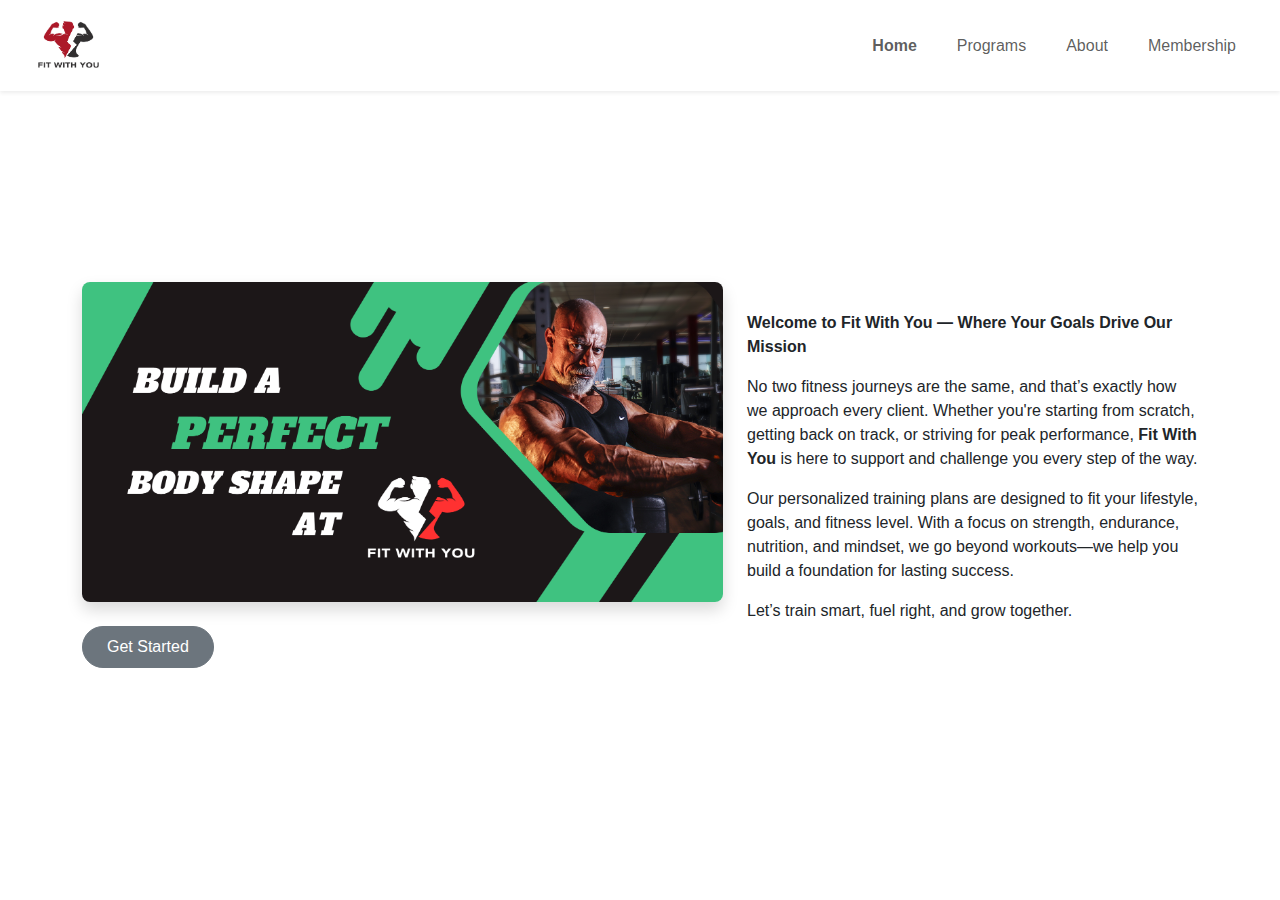
<file: index.html>
<!doctype html>
<html lang="en">
  <head>
    <meta charset="utf-8">
    <meta name="viewport" content="width=device-width, initial-scale=1">
    <title>Fit With You</title>
    <link href="https://cdn.jsdelivr.net/npm/bootstrap@5.3.5/dist/css/bootstrap.min.css" rel="stylesheet">
    <link rel="stylesheet" href="css/index.css">
  </head>
  <body>
    <nav class="navbar navbar-expand-lg bg-white px-4 shadow-sm sticky-top">
      <div class="container-fluid">
        <a class="navbar-brand" href="index.html">
          <img src="images/logo.jpg" alt="Fit With You Logo" height="65">
        </a>
        <button class="navbar-toggler" type="button" data-bs-toggle="collapse" data-bs-target="#navbarNav">
          <span class="navbar-toggler-icon"></span>
        </button>
        <div class="collapse navbar-collapse justify-content-end" id="navbarNav">
          <ul class="navbar-nav gap-4">
            <li class="nav-item"><a class="nav-link" href="index.html"><b>Home</b></a></li>
            <li class="nav-item"><a class="nav-link" href="program.html">Programs</a></li>
            <li class="nav-item"><a class="nav-link" href="about.html">About</a></li>
            <li class="nav-item"><a class="nav-link" href="membership.html">Membership</a></li>
          </ul>
        </div>
      </div>
    </nav>

    <div class="container my-4">
      <div class="row align-items-center hero-row text-center text-lg-start">
        <div class="col-lg-7 mb-4 mb-lg-0">
          <img src="images/logo3.jpg" alt="Gym Image" class="img-fluid shadow rounded-3">
          <div class="mt-4 d-none d-lg-block">
            <a href="program.html" class="btn btn-secondary rounded-pill px-4 py-2">Get Started</a>
          </div>
        </div>
        <div class="col-lg-5">
          <p>
            <strong>Welcome to Fit With You — Where Your Goals Drive Our Mission</strong>
          </p>
          <p>
            No two fitness journeys are the same, and that’s exactly how we approach every client. Whether you're starting from scratch, getting back on track, or striving for peak performance, <strong>Fit With You</strong> is here to support and challenge you every step of the way.
          </p>
          <p>
            Our personalized training plans are designed to fit your lifestyle, goals, and fitness level. With a focus on strength, endurance, nutrition, and mindset, we go beyond workouts—we help you build a foundation for lasting success.
          </p>
          <p>
            Let’s train smart, fuel right, and grow together.
          </p>
          <div class="mt-4 d-block d-lg-none text-end">
            <a href="program.html" class="btn btn-secondary rounded-pill px-4 py-2">Get Started</a>
          </div>
        </div>
      </div>
    </div>

    <script src="https://cdn.jsdelivr.net/npm/bootstrap@5.3.5/dist/js/bootstrap.bundle.min.js"></script>
  </body>
</html>
</file>
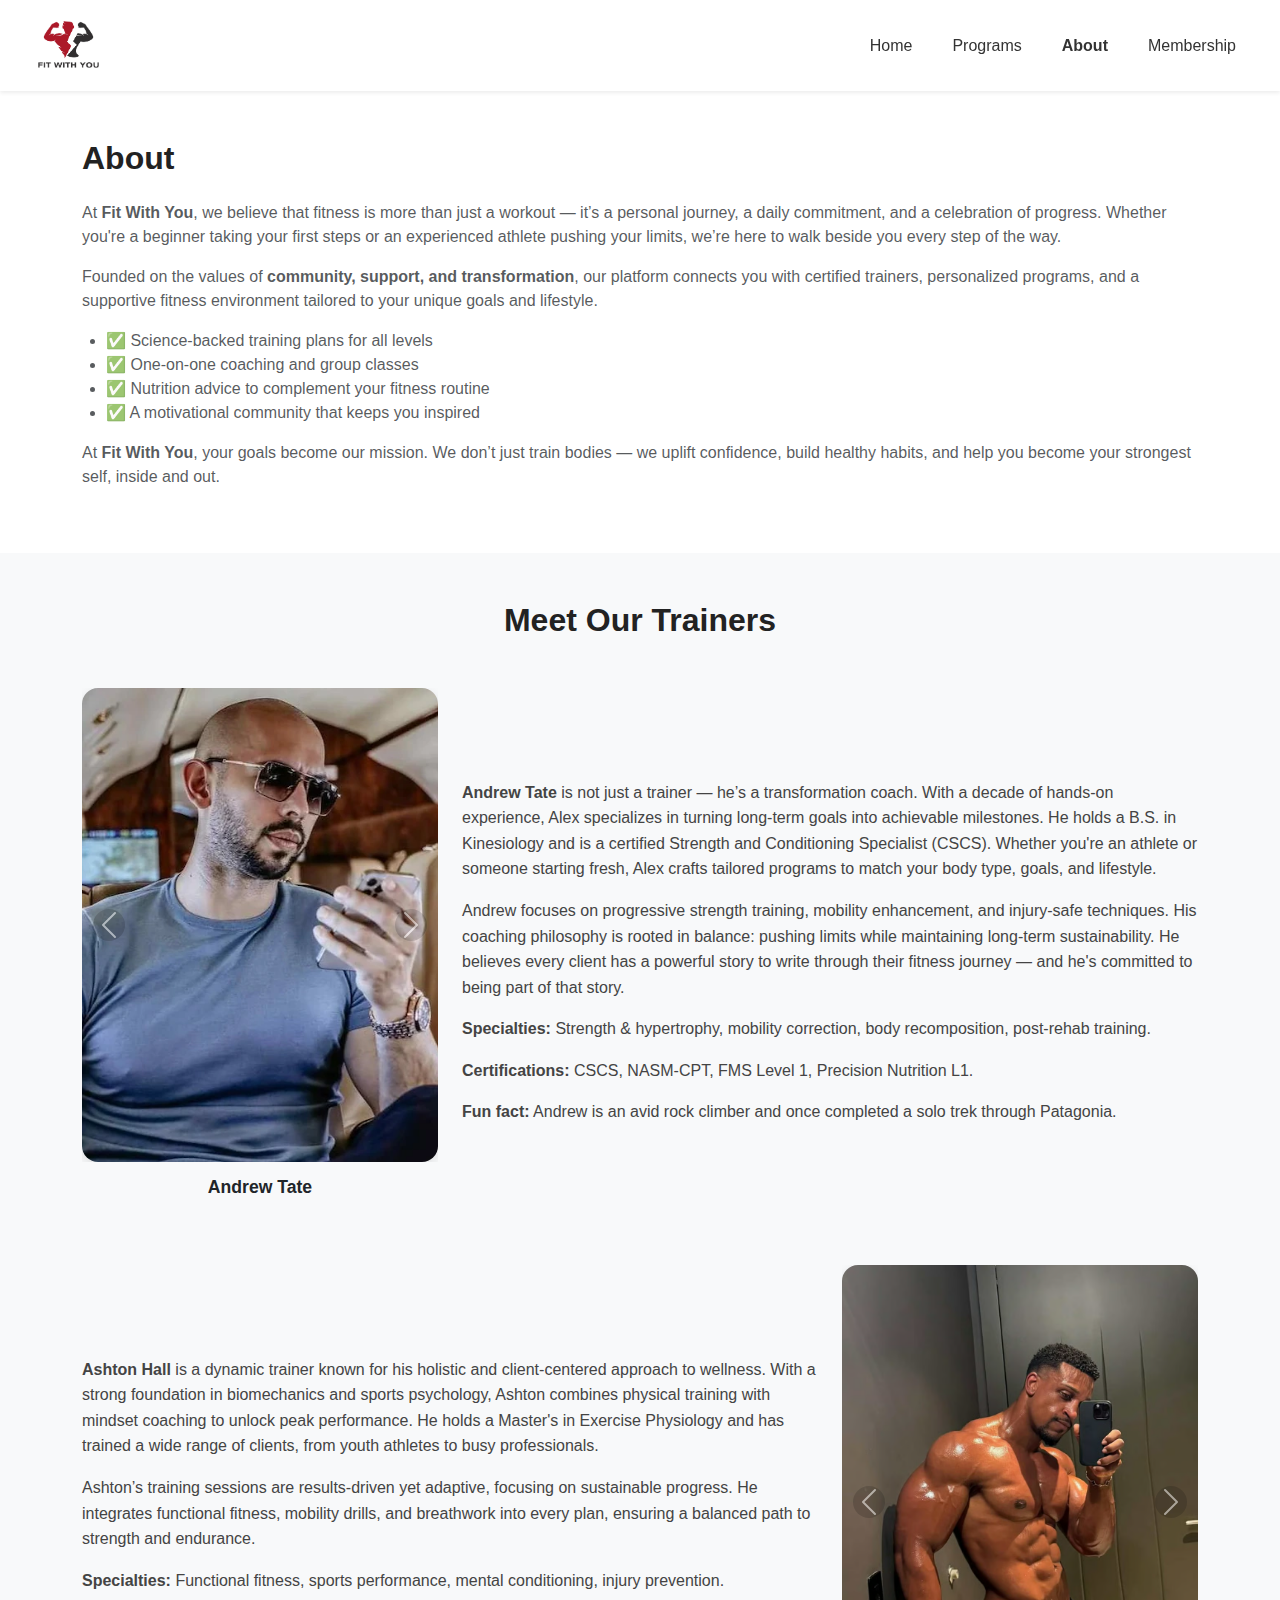
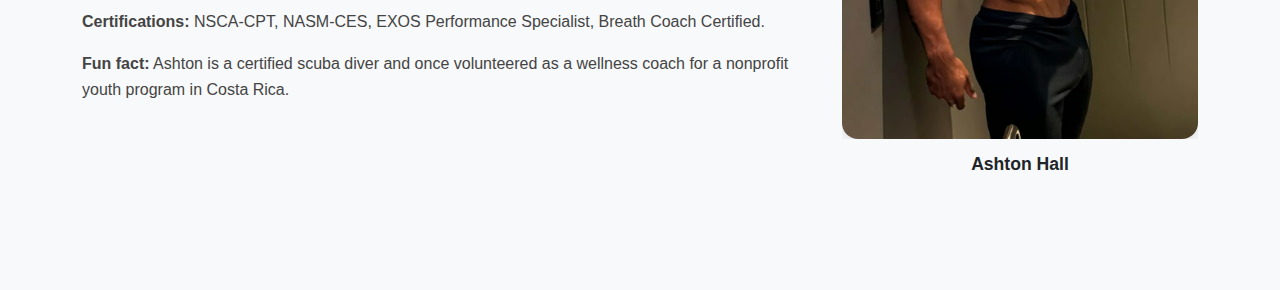
<file: about.html>
<!doctype html>
<html lang="en">
  <head>
    <meta charset="utf-8">
    <meta name="viewport" content="width=device-width, initial-scale=1">
    <title>About - Fit With You</title>
    <link href="https://cdn.jsdelivr.net/npm/bootstrap@5.3.5/dist/css/bootstrap.min.css" rel="stylesheet">
    <link rel="stylesheet" href="css/about.css">
  </head>
  <body>
    <nav class="navbar navbar-expand-lg bg-white px-4 shadow-sm sticky-top">
      <div class="container-fluid">
        <a class="navbar-brand" href="index.html">
          <img src="images/logo.jpg" alt="Fit With You Logo" height="65">
        </a>
        <button class="navbar-toggler" type="button" data-bs-toggle="collapse" data-bs-target="#navbarNav">
          <span class="navbar-toggler-icon"></span>
        </button>
        <div class="collapse navbar-collapse justify-content-end" id="navbarNav">
          <ul class="navbar-nav gap-4">
            <li class="nav-item"><a class="nav-link" href="index.html">Home</a></li>
            <li class="nav-item"><a class="nav-link" href="program.html">Programs</a></li>
            <li class="nav-item"><a class="nav-link" href="about.html"><b>About</b></a></li>
            <li class="nav-item"><a class="nav-link" href="membership.html">Membership</a></li>
          </ul>
        </div>
      </div>
    </nav>

    <section class="py-5 container">
      <h2>About</h2>
      <p class="text-muted">
        At <strong>Fit With You</strong>, we believe that fitness is more than just a workout — it’s a personal journey, a daily commitment, and a celebration of progress. Whether you're a beginner taking your first steps or an experienced athlete pushing your limits, we’re here to walk beside you every step of the way.
      </p>
      <p class="text-muted">
        Founded on the values of <strong>community, support, and transformation</strong>, our platform connects you with certified trainers, personalized programs, and a supportive fitness environment tailored to your unique goals and lifestyle.
      </p>
      <ul class="text-muted ps-4">
        <li>✅ Science-backed training plans for all levels</li>
        <li>✅ One-on-one coaching and group classes</li>
        <li>✅ Nutrition advice to complement your fitness routine</li>
        <li>✅ A motivational community that keeps you inspired</li>
      </ul>
      <p class="text-muted">
        At <strong>Fit With You</strong>, your goals become our mission. We don’t just train bodies — we uplift confidence, build healthy habits, and help you become your strongest self, inside and out.
      </p>
    </section>

    <section class="py-5 bg-light">
      <div class="container">
        <h2 class="text-center mb-5">Meet Our Trainers</h2>

        <div class="row align-items-center mb-5">
          <div class="col-md-4 text-center">
            <div id="trainerCarousel1" class="carousel slide" data-bs-ride="carousel">
              <div class="carousel-inner">
                <div class="carousel-item active">
                  <img src="images/andrew1.jpg" class="trainer-img d-block mx-auto" alt="Andrew 1">
                </div>
                <div class="carousel-item">
                  <img src="images/andrew2.jpg" class="trainer-img d-block mx-auto" alt="Andrew 2">
                </div>
                <div class="carousel-item">
                  <img src="images/andrew4.jpg" class="trainer-img d-block mx-auto" alt="Andrew 3">
                </div>
              </div>
              <button class="carousel-control-prev" type="button" data-bs-target="#trainerCarousel1" data-bs-slide="prev">
                <span class="carousel-control-prev-icon"></span>
              </button>
              <button class="carousel-control-next" type="button" data-bs-target="#trainerCarousel1" data-bs-slide="next">
                <span class="carousel-control-next-icon"></span>
              </button>
            </div>
            <p class="trainer-name">Andrew Tate</p>
          </div>
          <div class="col-md-8 trainer-info">
            <p><strong>Andrew Tate</strong> is not just a trainer — he’s a transformation coach. With a decade of hands-on experience, Alex specializes in turning long-term goals into achievable milestones. He holds a B.S. in Kinesiology and is a certified Strength and Conditioning Specialist (CSCS). Whether you're an athlete or someone starting fresh, Alex crafts tailored programs to match your body type, goals, and lifestyle.</p>
            <p>Andrew focuses on progressive strength training, mobility enhancement, and injury-safe techniques. His coaching philosophy is rooted in balance: pushing limits while maintaining long-term sustainability. He believes every client has a powerful story to write through their fitness journey — and he's committed to being part of that story.</p>
            <p><strong>Specialties:</strong> Strength & hypertrophy, mobility correction, body recomposition, post-rehab training.</p>
            <p><strong>Certifications:</strong> CSCS, NASM-CPT, FMS Level 1, Precision Nutrition L1.</p>
            <p><strong>Fun fact:</strong> Andrew is an avid rock climber and once completed a solo trek through Patagonia.</p>
          </div>
        </div>

        <div class="row align-items-center mb-5 flex-md-row-reverse">
          <div class="col-md-4 text-center">
            <div id="trainerCarousel2" class="carousel slide" data-bs-ride="carousel">
              <div class="carousel-inner">
                <div class="carousel-item active">
                  <img src="images/ashton1.jpg" class="trainer-img d-block mx-auto" alt="Ashton 1">
                </div>
                <div class="carousel-item">
                  <img src="images/ashton2.jpg" class="trainer-img d-block mx-auto" alt="Ashton 2">
                </div>
                <div class="carousel-item">
                  <img src="images/ashton3.jpg" class="trainer-img d-block mx-auto" alt="Ashton 3">
                </div>
              </div>
              <button class="carousel-control-prev" type="button" data-bs-target="#trainerCarousel2" data-bs-slide="prev">
                <span class="carousel-control-prev-icon"></span>
              </button>
              <button class="carousel-control-next" type="button" data-bs-target="#trainerCarousel2" data-bs-slide="next">
                <span class="carousel-control-next-icon"></span>
              </button>
            </div>
            <p class="trainer-name">Ashton Hall</p>
          </div>
          <div class="col-md-8 trainer-info">
            <p><strong>Ashton Hall</strong> is a dynamic trainer known for his holistic and client-centered approach to wellness. With a strong foundation in biomechanics and sports psychology, Ashton combines physical training with mindset coaching to unlock peak performance. He holds a Master's in Exercise Physiology and has trained a wide range of clients, from youth athletes to busy professionals.</p>
            <p>Ashton’s training sessions are results-driven yet adaptive, focusing on sustainable progress. He integrates functional fitness, mobility drills, and breathwork into every plan, ensuring a balanced path to strength and endurance.</p>
            <p><strong>Specialties:</strong> Functional fitness, sports performance, mental conditioning, injury prevention.</p>
            <p><strong>Certifications:</strong> NSCA-CPT, NASM-CES, EXOS Performance Specialist, Breath Coach Certified.</p>
            <p><strong>Fun fact:</strong> Ashton is a certified scuba diver and once volunteered as a wellness coach for a nonprofit youth program in Costa Rica.</p>
          </div>
        </div>
      </div>
    </section>

    <script src="https://cdn.jsdelivr.net/npm/bootstrap@5.3.5/dist/js/bootstrap.bundle.min.js"></script>
  </body>
</html>
</file>
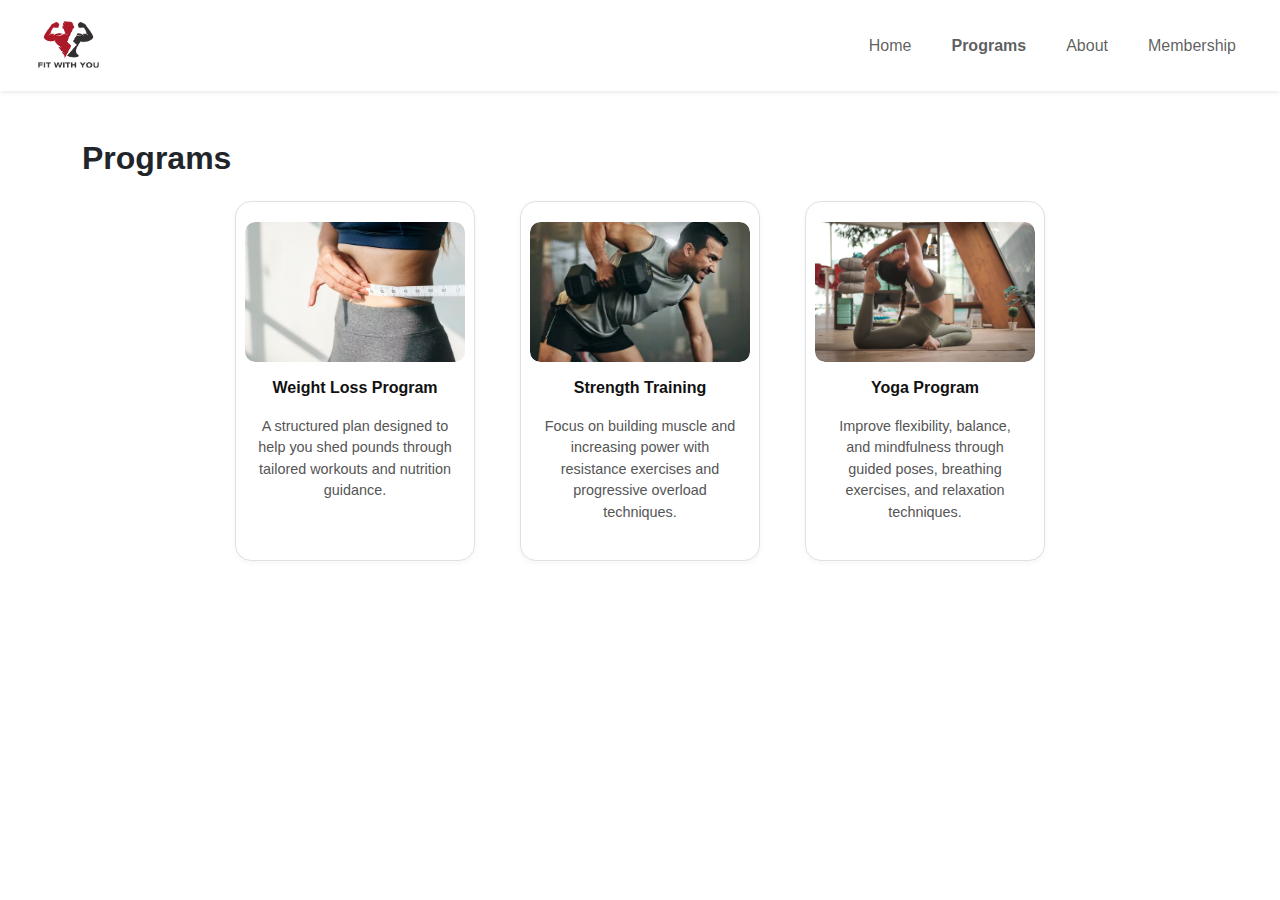
<file: program.html>
<!doctype html>
<html lang="en">
  <head>
    <meta charset="utf-8">
    <meta name="viewport" content="width=device-width, initial-scale=1">
    <title>Programs - Fit With You</title>
    <link href="https://cdn.jsdelivr.net/npm/bootstrap@5.3.5/dist/css/bootstrap.min.css" rel="stylesheet">
    <link rel="stylesheet" href="css/program.css">
  </head>
  <body>
    <nav class="navbar navbar-expand-lg bg-white px-4 shadow-sm sticky-top">
      <div class="container-fluid">
        <a class="navbar-brand" href="index.html">
          <img src="images/logo.jpg" alt="Fit With You Logo" height="65">
        </a>
        <button class="navbar-toggler" type="button" data-bs-toggle="collapse" data-bs-target="#navbarNav">
          <span class="navbar-toggler-icon"></span>
        </button>
          <div class="collapse navbar-collapse justify-content-end" id="navbarNav">
            <ul class="navbar-nav gap-4">
              <li class="nav-item"><a class="nav-link" href="index.html">Home</a></li>
              <li class="nav-item"><a class="nav-link" href="program.html"><b>Programs</b></a></li>
              <li class="nav-item"><a class="nav-link" href="about.html">About</a></li>
              <li class="nav-item"><a class="nav-link" href="membership.html">Membership</a></li>
            </ul>
          </div>
        </div>
      </nav>

    <div class="container my-5">
      <h2 class="fw-bold mb-4">Programs</h2>
      <div class="row justify-content-center g-4">
        <div class="col-12 col-md-6 col-lg-3 d-flex justify-content-center">
          <div class="program-card text-center">
            <div class="image-wrapper">
              <img src="images/image1.jpg" alt="Program-1" />
            </div>
            <h6 class="mt-3">Weight Loss Program</h6>
            <p>A structured plan designed to help you shed pounds through tailored workouts and nutrition guidance.</p>
          </div>
        </div>

        <div class="col-12 col-md-6 col-lg-3 d-flex justify-content-center">
          <div class="program-card text-center">
            <div class="image-wrapper">
              <img src="images/image2.jpg" alt="Program-2"/>
            </div>
            <h6 class="mt-3">Strength Training</h6>
            <p>Focus on building muscle and increasing power with resistance exercises and progressive overload techniques.</p>
          </div>
        </div>
        
        <div class="col-12 col-md-6 col-lg-3 d-flex justify-content-center custom-center">
          <div class="program-card text-center">
            <div class="image-wrapper">
              <img src="images/image3.jpg" alt="Program-3" />
            </div>
            <h6 class="mt-3">Yoga Program</h6>
            <p>Improve flexibility, balance, and mindfulness through guided poses, breathing exercises, and relaxation techniques.</p>
          </div>
        </div>
      </div>
    </div>
    
    <script src="https://cdn.jsdelivr.net/npm/bootstrap@5.3.5/dist/js/bootstrap.bundle.min.js"></script>
  </body>
</html>
</file>
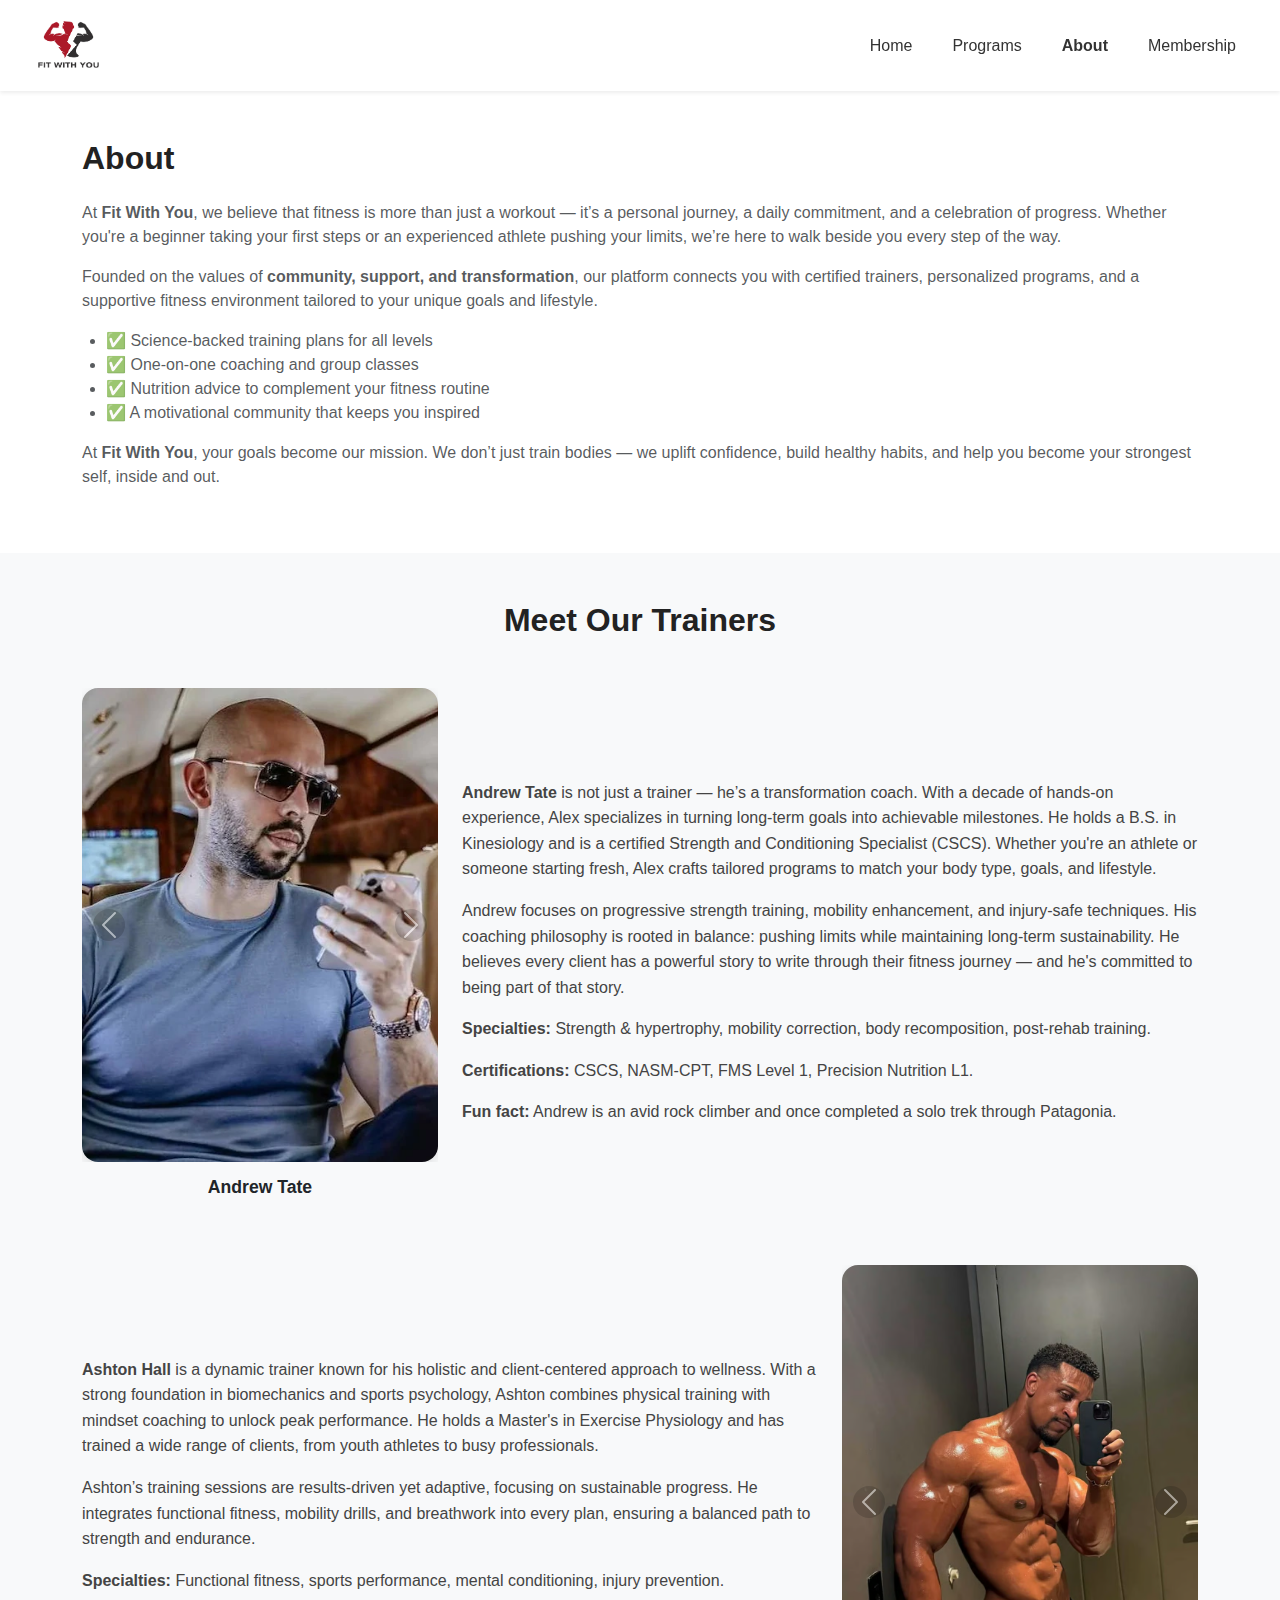
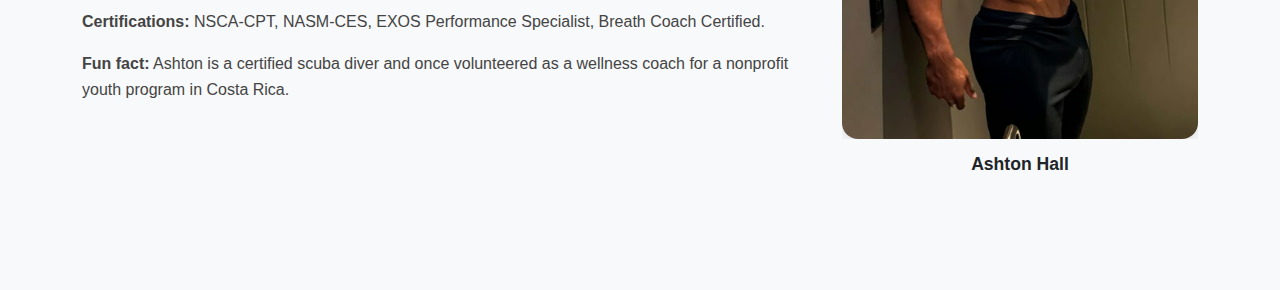
<file: AWEBDES_FINALS-main/about.html>
<!doctype html>
<html lang="en">
  <head>
    <meta charset="utf-8">
    <meta name="viewport" content="width=device-width, initial-scale=1">
    <title>About - Fit With You</title>
    <link href="https://cdn.jsdelivr.net/npm/bootstrap@5.3.5/dist/css/bootstrap.min.css" rel="stylesheet">
    <link rel="stylesheet" href="css/about.css">
  </head>
  <body>
    <nav class="navbar navbar-expand-lg bg-white px-4 shadow-sm sticky-top">
      <div class="container-fluid">
        <a class="navbar-brand" href="homepage.html">
          <img src="images/logo.jpg" alt="Fit With You Logo" height="65">
        </a>
        <button class="navbar-toggler" type="button" data-bs-toggle="collapse" data-bs-target="#navbarNav">
          <span class="navbar-toggler-icon"></span>
        </button>
        <div class="collapse navbar-collapse justify-content-end" id="navbarNav">
          <ul class="navbar-nav gap-4">
            <li class="nav-item"><a class="nav-link" href="homepage.html">Home</a></li>
            <li class="nav-item"><a class="nav-link" href="program.html">Programs</a></li>
            <li class="nav-item"><a class="nav-link" href="about.html"><b>About</b></a></li>
            <li class="nav-item"><a class="nav-link" href="membership.html">Membership</a></li>
          </ul>
        </div>
      </div>
    </nav>

    <section class="py-5 container">
      <h2>About</h2>
      <p class="text-muted">
        At <strong>Fit With You</strong>, we believe that fitness is more than just a workout — it’s a personal journey, a daily commitment, and a celebration of progress. Whether you're a beginner taking your first steps or an experienced athlete pushing your limits, we’re here to walk beside you every step of the way.
      </p>
      <p class="text-muted">
        Founded on the values of <strong>community, support, and transformation</strong>, our platform connects you with certified trainers, personalized programs, and a supportive fitness environment tailored to your unique goals and lifestyle.
      </p>
      <ul class="text-muted ps-4">
        <li>✅ Science-backed training plans for all levels</li>
        <li>✅ One-on-one coaching and group classes</li>
        <li>✅ Nutrition advice to complement your fitness routine</li>
        <li>✅ A motivational community that keeps you inspired</li>
      </ul>
      <p class="text-muted">
        At <strong>Fit With You</strong>, your goals become our mission. We don’t just train bodies — we uplift confidence, build healthy habits, and help you become your strongest self, inside and out.
      </p>
    </section>

    <section class="py-5 bg-light">
      <div class="container">
        <h2 class="text-center mb-5">Meet Our Trainers</h2>

        <div class="row align-items-center mb-5">
          <div class="col-md-4 text-center">
            <div id="trainerCarousel1" class="carousel slide" data-bs-ride="carousel">
              <div class="carousel-inner">
                <div class="carousel-item active">
                  <img src="images/andrew1.jpg" class="trainer-img d-block mx-auto" alt="Andrew 1">
                </div>
                <div class="carousel-item">
                  <img src="images/andrew2.jpg" class="trainer-img d-block mx-auto" alt="Andrew 2">
                </div>
                <div class="carousel-item">
                  <img src="images/andrew4.jpg" class="trainer-img d-block mx-auto" alt="Andrew 3">
                </div>
              </div>
              <button class="carousel-control-prev" type="button" data-bs-target="#trainerCarousel1" data-bs-slide="prev">
                <span class="carousel-control-prev-icon"></span>
              </button>
              <button class="carousel-control-next" type="button" data-bs-target="#trainerCarousel1" data-bs-slide="next">
                <span class="carousel-control-next-icon"></span>
              </button>
            </div>
            <p class="trainer-name">Andrew Tate</p>
          </div>
          <div class="col-md-8 trainer-info">
            <p><strong>Andrew Tate</strong> is not just a trainer — he’s a transformation coach. With a decade of hands-on experience, Alex specializes in turning long-term goals into achievable milestones. He holds a B.S. in Kinesiology and is a certified Strength and Conditioning Specialist (CSCS). Whether you're an athlete or someone starting fresh, Alex crafts tailored programs to match your body type, goals, and lifestyle.</p>
            <p>Andrew focuses on progressive strength training, mobility enhancement, and injury-safe techniques. His coaching philosophy is rooted in balance: pushing limits while maintaining long-term sustainability. He believes every client has a powerful story to write through their fitness journey — and he's committed to being part of that story.</p>
            <p><strong>Specialties:</strong> Strength & hypertrophy, mobility correction, body recomposition, post-rehab training.</p>
            <p><strong>Certifications:</strong> CSCS, NASM-CPT, FMS Level 1, Precision Nutrition L1.</p>
            <p><strong>Fun fact:</strong> Andrew is an avid rock climber and once completed a solo trek through Patagonia.</p>
          </div>
        </div>

        <div class="row align-items-center mb-5 flex-md-row-reverse">
          <div class="col-md-4 text-center">
            <div id="trainerCarousel2" class="carousel slide" data-bs-ride="carousel">
              <div class="carousel-inner">
                <div class="carousel-item active">
                  <img src="images/ashton1.jpg" class="trainer-img d-block mx-auto" alt="Ashton 1">
                </div>
                <div class="carousel-item">
                  <img src="images/ashton2.jpg" class="trainer-img d-block mx-auto" alt="Ashton 2">
                </div>
                <div class="carousel-item">
                  <img src="images/ashton3.jpg" class="trainer-img d-block mx-auto" alt="Ashton 3">
                </div>
              </div>
              <button class="carousel-control-prev" type="button" data-bs-target="#trainerCarousel2" data-bs-slide="prev">
                <span class="carousel-control-prev-icon"></span>
              </button>
              <button class="carousel-control-next" type="button" data-bs-target="#trainerCarousel2" data-bs-slide="next">
                <span class="carousel-control-next-icon"></span>
              </button>
            </div>
            <p class="trainer-name">Ashton Hall</p>
          </div>
          <div class="col-md-8 trainer-info">
            <p><strong>Ashton Hall</strong> is a dynamic trainer known for his holistic and client-centered approach to wellness. With a strong foundation in biomechanics and sports psychology, Ashton combines physical training with mindset coaching to unlock peak performance. He holds a Master's in Exercise Physiology and has trained a wide range of clients, from youth athletes to busy professionals.</p>
            <p>Ashton’s training sessions are results-driven yet adaptive, focusing on sustainable progress. He integrates functional fitness, mobility drills, and breathwork into every plan, ensuring a balanced path to strength and endurance.</p>
            <p><strong>Specialties:</strong> Functional fitness, sports performance, mental conditioning, injury prevention.</p>
            <p><strong>Certifications:</strong> NSCA-CPT, NASM-CES, EXOS Performance Specialist, Breath Coach Certified.</p>
            <p><strong>Fun fact:</strong> Ashton is a certified scuba diver and once volunteered as a wellness coach for a nonprofit youth program in Costa Rica.</p>
          </div>
        </div>
      </div>
    </section>

    <script src="https://cdn.jsdelivr.net/npm/bootstrap@5.3.5/dist/js/bootstrap.bundle.min.js"></script>
  </body>
</html>
</file>
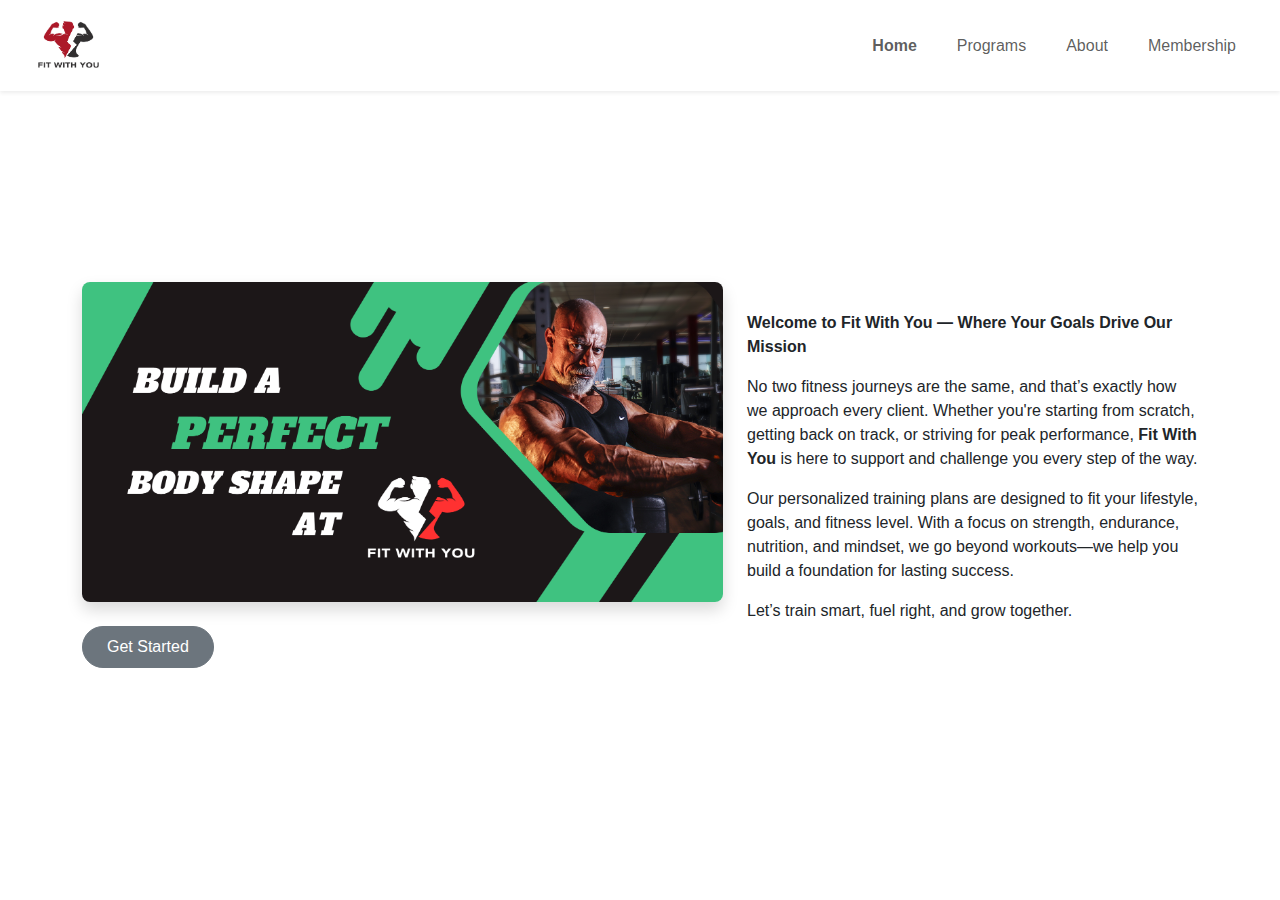
<file: AWEBDES_FINALS-main/homepage.html>
<!doctype html>
<html lang="en">
  <head>
    <meta charset="utf-8">
    <meta name="viewport" content="width=device-width, initial-scale=1">
    <title>Fit With You</title>
    <link href="https://cdn.jsdelivr.net/npm/bootstrap@5.3.5/dist/css/bootstrap.min.css" rel="stylesheet">
    <link rel="stylesheet" href="css/homepage.css">
  </head>
  <body>
    <nav class="navbar navbar-expand-lg bg-white px-4 shadow-sm sticky-top">
      <div class="container-fluid">
        <a class="navbar-brand" href="homepage.html">
          <img src="images/logo.jpg" alt="Fit With You Logo" height="65">
        </a>
        <button class="navbar-toggler" type="button" data-bs-toggle="collapse" data-bs-target="#navbarNav">
          <span class="navbar-toggler-icon"></span>
        </button>
        <div class="collapse navbar-collapse justify-content-end" id="navbarNav">
          <ul class="navbar-nav gap-4">
            <li class="nav-item"><a class="nav-link" href="homepage.html"><b>Home</b></a></li>
            <li class="nav-item"><a class="nav-link" href="program.html">Programs</a></li>
            <li class="nav-item"><a class="nav-link" href="about.html">About</a></li>
            <li class="nav-item"><a class="nav-link" href="membership.html">Membership</a></li>
          </ul>
        </div>
      </div>
    </nav>

    <div class="container my-4">
      <div class="row align-items-center hero-row text-center text-lg-start">
        <div class="col-lg-7 mb-4 mb-lg-0">
          <img src="images/logo3.jpg" alt="Gym Image" class="img-fluid shadow rounded-3">
          <div class="mt-4 d-none d-lg-block">
            <a href="program.html" class="btn btn-secondary rounded-pill px-4 py-2">Get Started</a>
          </div>
        </div>
        <div class="col-lg-5">
          <p>
            <strong>Welcome to Fit With You — Where Your Goals Drive Our Mission</strong>
          </p>
          <p>
            No two fitness journeys are the same, and that’s exactly how we approach every client. Whether you're starting from scratch, getting back on track, or striving for peak performance, <strong>Fit With You</strong> is here to support and challenge you every step of the way.
          </p>
          <p>
            Our personalized training plans are designed to fit your lifestyle, goals, and fitness level. With a focus on strength, endurance, nutrition, and mindset, we go beyond workouts—we help you build a foundation for lasting success.
          </p>
          <p>
            Let’s train smart, fuel right, and grow together.
          </p>
          <div class="mt-4 d-block d-lg-none text-end">
            <a href="program.html" class="btn btn-secondary rounded-pill px-4 py-2">Get Started</a>
          </div>
        </div>
      </div>
    </div>

    <script src="https://cdn.jsdelivr.net/npm/bootstrap@5.3.5/dist/js/bootstrap.bundle.min.js"></script>
  </body>
</html>
</file>
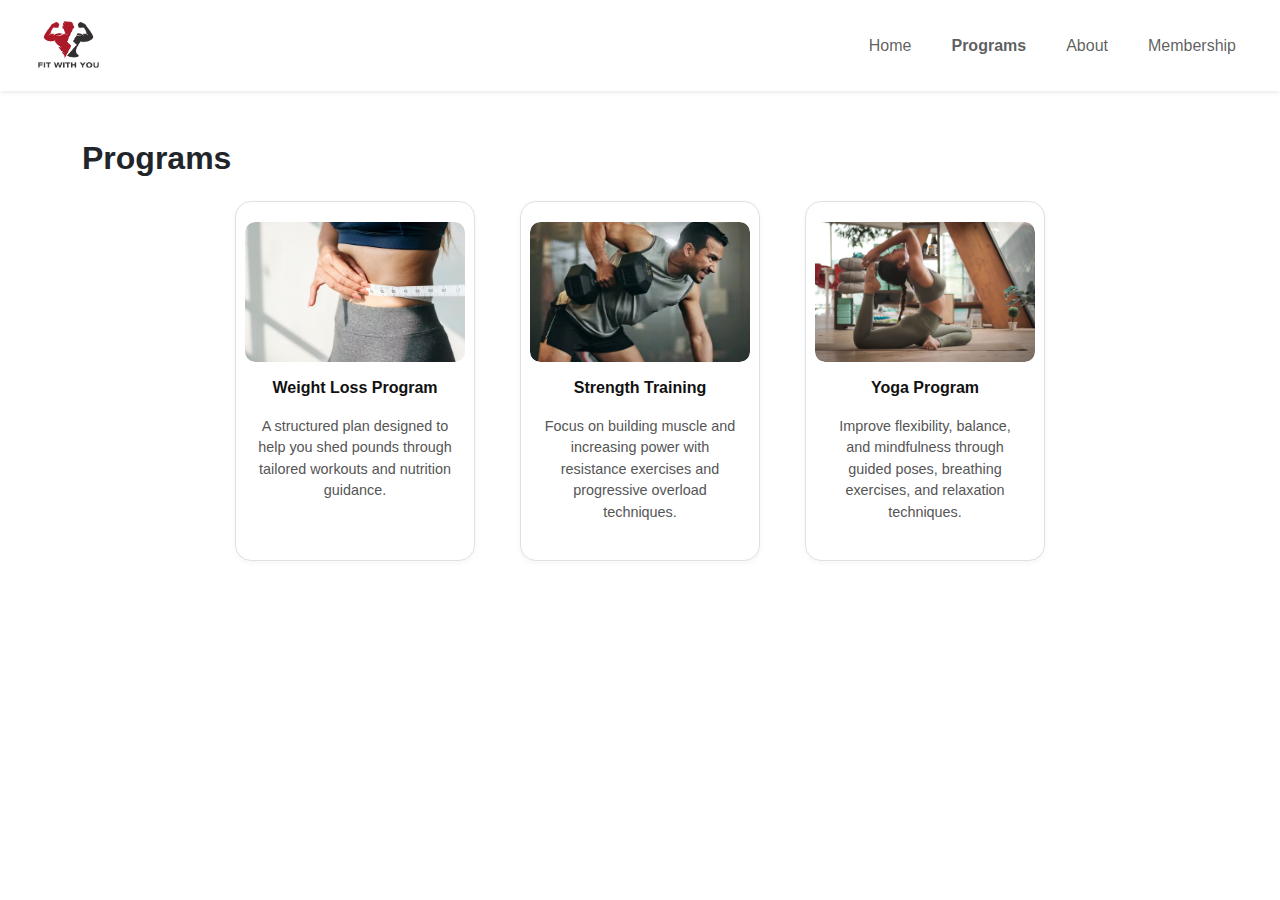
<file: AWEBDES_FINALS-main/program.html>
<!doctype html>
<html lang="en">
  <head>
    <meta charset="utf-8">
    <meta name="viewport" content="width=device-width, initial-scale=1">
    <title>Programs - Fit With You</title>
    <link href="https://cdn.jsdelivr.net/npm/bootstrap@5.3.5/dist/css/bootstrap.min.css" rel="stylesheet">
    <link rel="stylesheet" href="css/program.css">
  </head>
  <body>
    <nav class="navbar navbar-expand-lg bg-white px-4 shadow-sm sticky-top">
      <div class="container-fluid">
        <a class="navbar-brand" href="homepage.html">
          <img src="images/logo.jpg" alt="Fit With You Logo" height="65">
        </a>
        <button class="navbar-toggler" type="button" data-bs-toggle="collapse" data-bs-target="#navbarNav">
          <span class="navbar-toggler-icon"></span>
        </button>
          <div class="collapse navbar-collapse justify-content-end" id="navbarNav">
            <ul class="navbar-nav gap-4">
              <li class="nav-item"><a class="nav-link" href="homepage.html">Home</a></li>
              <li class="nav-item"><a class="nav-link" href="program.html"><b>Programs</b></a></li>
              <li class="nav-item"><a class="nav-link" href="about.html">About</a></li>
              <li class="nav-item"><a class="nav-link" href="membership.html">Membership</a></li>
            </ul>
          </div>
        </div>
      </nav>

    <div class="container my-5">
      <h2 class="fw-bold mb-4">Programs</h2>
      <div class="row justify-content-center g-4">
        <div class="col-12 col-md-6 col-lg-3 d-flex justify-content-center">
          <div class="program-card text-center">
            <div class="image-wrapper">
              <img src="images/image1.jpg" alt="Program-1" />
            </div>
            <h6 class="mt-3">Weight Loss Program</h6>
            <p>A structured plan designed to help you shed pounds through tailored workouts and nutrition guidance.</p>
          </div>
        </div>

        <div class="col-12 col-md-6 col-lg-3 d-flex justify-content-center">
          <div class="program-card text-center">
            <div class="image-wrapper">
              <img src="images/image2.jpg" alt="Program-2"/>
            </div>
            <h6 class="mt-3">Strength Training</h6>
            <p>Focus on building muscle and increasing power with resistance exercises and progressive overload techniques.</p>
          </div>
        </div>
        
        <div class="col-12 col-md-6 col-lg-3 d-flex justify-content-center custom-center">
          <div class="program-card text-center">
            <div class="image-wrapper">
              <img src="images/image3.jpg" alt="Program-3" />
            </div>
            <h6 class="mt-3">Yoga Program</h6>
            <p>Improve flexibility, balance, and mindfulness through guided poses, breathing exercises, and relaxation techniques.</p>
          </div>
        </div>
      </div>
    </div>
    
    <script src="https://cdn.jsdelivr.net/npm/bootstrap@5.3.5/dist/js/bootstrap.bundle.min.js"></script>
  </body>
</html>
</file>
<file: css/index.css>
body {
    font-family: sans-serif;
    margin: 0;
    padding: 0;
    overflow-x: hidden;
  }
  
  .hero-row {
    min-height: 80vh;
  }
  
  .hero-img {
    width: 100%;
    height: auto;
    border-radius: 20px; 
    object-fit: contain;
  }
  
  
  @media (max-width: 767.98px) {
    .hero-row {
      flex-direction: column;
      text-align: start;
    }
  
    .hero-img {
      height: auto;
      max-height: 300px;
    }
  
    .col-lg-7,
    .col-lg-5 {
      width: 100%;
      padding: 0 1rem;
    }
  
    .btn {
      margin-top: 1rem;
    }
  
    .text-end {
      text-align: right !important;
    }
  }
</file>
<file: css/about.css>
body {
    font-family: sans-serif;
    margin: 0;
    padding: 0;
    overflow-x: hidden;
  }
  
  .navbar {
    background-color: #ffffff;
    box-shadow: 0 1px 6px rgba(0, 0, 0, 0.05);
  }
  
  .navbar-brand {
    font-weight: 700;
    font-size: 1.3rem;
    color: #000;
  }
  
  .navbar-nav .nav-link {
    color: #333;
    font-weight: 500;
    transition: color 0.2s ease;
  }
  
  section h2 {
    font-size: 2rem;
    font-weight: 700;
    margin-bottom: 1.5rem;
    color: #222;
  }
  
  .trainer-img {
    width: 100%;
    max-width: 360px;
    height: auto;
    aspect-ratio: 3 / 4;
    object-fit: cover;
    border-radius: 16px;
    box-shadow: 0 4px 12px rgba(0, 0, 0, 0.1);
    margin: auto;
  }
  
  .trainer-name {
    text-align: center;
    margin-top: 12px;
    font-weight: 600;
    font-size: 1.1rem;
  }
  
  .trainer-info {
    font-size: 1rem;
    color: #444;
    line-height: 1.6;
    margin-top: 1rem;
  }
  
  .carousel-control-prev-icon,
  .carousel-control-next-icon {
    background-color: rgba(0, 0, 0, 0.3);
    border-radius: 50%;
  }
  
  @media (max-width: 767px) {
    .trainer-info {
      margin-top: 1rem;
      font-size: 0.95rem;
    }
  
    .trainer-img {
      max-width: 100%;
      aspect-ratio: 3 / 4;
    }
  }
</file>
<file: css/program.css>
body {
    font-family: sans-serif;
    margin: 0;
    padding: 0;
    overflow-x: hidden;
  }
  
  .program-card {
    background-color: #ffffff;
    border: 1px solid #e0e0e0;
    border-radius: 16px;
    padding: 20px;
    width: 100%;
    max-width: 240px;
    height: 360px;
    display: flex;
    flex-direction: column;
    align-items: center;
    justify-content: flex-start;
    box-shadow: 0 2px 6px rgba(0, 0, 0, 0.04);
    transition: box-shadow 0.3s ease;
  }
  
  .program-card:hover {
    box-shadow: 0 4px 12px rgba(0, 0, 0, 0.08);
  }
  
  .image-wrapper {
    width: 220px;
    height: 140px;
    background-color: #fafafa;
    border-radius: 10px;
    overflow: hidden;
    display: flex;
    align-items: center;
    justify-content: center;
    padding: 0;
    box-sizing: border-box;
  }
  
  .image-wrapper img {
    width: 100%;
    height: 100%;
    object-fit: cover;
    border-radius: 10px;
  }
  
  .program-card h6 {
    font-weight: 600;
    margin-top: 17px;
    color: #111;
  }
  
  .program-card p {
    font-size: 0.9rem;
    color: #555;
    margin-top: 10px;
    text-align: center;
  }
  
  @media (max-width: 991.98px) and (min-width: 768px) {
    .custom-center {
      margin-left: auto;
      margin-right: auto;
    }
  }
</file>
<file: AWEBDES_FINALS-main/css/about.css>
body {
    font-family: sans-serif;
    margin: 0;
    padding: 0;
    overflow-x: hidden;
  }
  
  .navbar {
    background-color: #ffffff;
    box-shadow: 0 1px 6px rgba(0, 0, 0, 0.05);
  }
  
  .navbar-brand {
    font-weight: 700;
    font-size: 1.3rem;
    color: #000;
  }
  
  .navbar-nav .nav-link {
    color: #333;
    font-weight: 500;
    transition: color 0.2s ease;
  }
  
  section h2 {
    font-size: 2rem;
    font-weight: 700;
    margin-bottom: 1.5rem;
    color: #222;
  }
  
  .trainer-img {
    width: 100%;
    max-width: 360px;
    height: auto;
    aspect-ratio: 3 / 4;
    object-fit: cover;
    border-radius: 16px;
    box-shadow: 0 4px 12px rgba(0, 0, 0, 0.1);
    margin: auto;
  }
  
  .trainer-name {
    text-align: center;
    margin-top: 12px;
    font-weight: 600;
    font-size: 1.1rem;
  }
  
  .trainer-info {
    font-size: 1rem;
    color: #444;
    line-height: 1.6;
    margin-top: 1rem;
  }
  
  .carousel-control-prev-icon,
  .carousel-control-next-icon {
    background-color: rgba(0, 0, 0, 0.3);
    border-radius: 50%;
  }
  
  @media (max-width: 767px) {
    .trainer-info {
      margin-top: 1rem;
      font-size: 0.95rem;
    }
  
    .trainer-img {
      max-width: 100%;
      aspect-ratio: 3 / 4;
    }
  }
</file>
<file: AWEBDES_FINALS-main/css/homepage.css>
body {
  font-family: sans-serif;
  margin: 0;
  padding: 0;
  overflow-x: hidden;
}

.hero-row {
  min-height: 80vh;
}

.hero-img {
  width: 100%;
  height: auto;
  border-radius: 20px; 
  object-fit: contain;
}


@media (max-width: 767.98px) {
  .hero-row {
    flex-direction: column;
    text-align: start;
  }

  .hero-img {
    height: auto;
    max-height: 300px;
  }

  .col-lg-7,
  .col-lg-5 {
    width: 100%;
    padding: 0 1rem;
  }

  .btn {
    margin-top: 1rem;
  }

  .text-end {
    text-align: right !important;
  }
}
</file>
<file: AWEBDES_FINALS-main/css/program.css>
body {
  font-family: sans-serif;
  margin: 0;
  padding: 0;
  overflow-x: hidden;
}

.program-card {
  background-color: #ffffff;
  border: 1px solid #e0e0e0;
  border-radius: 16px;
  padding: 20px;
  width: 100%;
  max-width: 240px;
  height: 360px;
  display: flex;
  flex-direction: column;
  align-items: center;
  justify-content: flex-start;
  box-shadow: 0 2px 6px rgba(0, 0, 0, 0.04);
  transition: box-shadow 0.3s ease;
}

.program-card:hover {
  box-shadow: 0 4px 12px rgba(0, 0, 0, 0.08);
}

.image-wrapper {
  width: 220px;
  height: 140px;
  background-color: #fafafa;
  border-radius: 10px;
  overflow: hidden;
  display: flex;
  align-items: center;
  justify-content: center;
  padding: 0;
  box-sizing: border-box;
}

.image-wrapper img {
  width: 100%;
  height: 100%;
  object-fit: cover;
  border-radius: 10px;
}

.program-card h6 {
  font-weight: 600;
  margin-top: 17px;
  color: #111;
}

.program-card p {
  font-size: 0.9rem;
  color: #555;
  margin-top: 10px;
  text-align: center;
}

@media (max-width: 991.98px) and (min-width: 768px) {
  .custom-center {
    margin-left: auto;
    margin-right: auto;
  }
}
</file>
